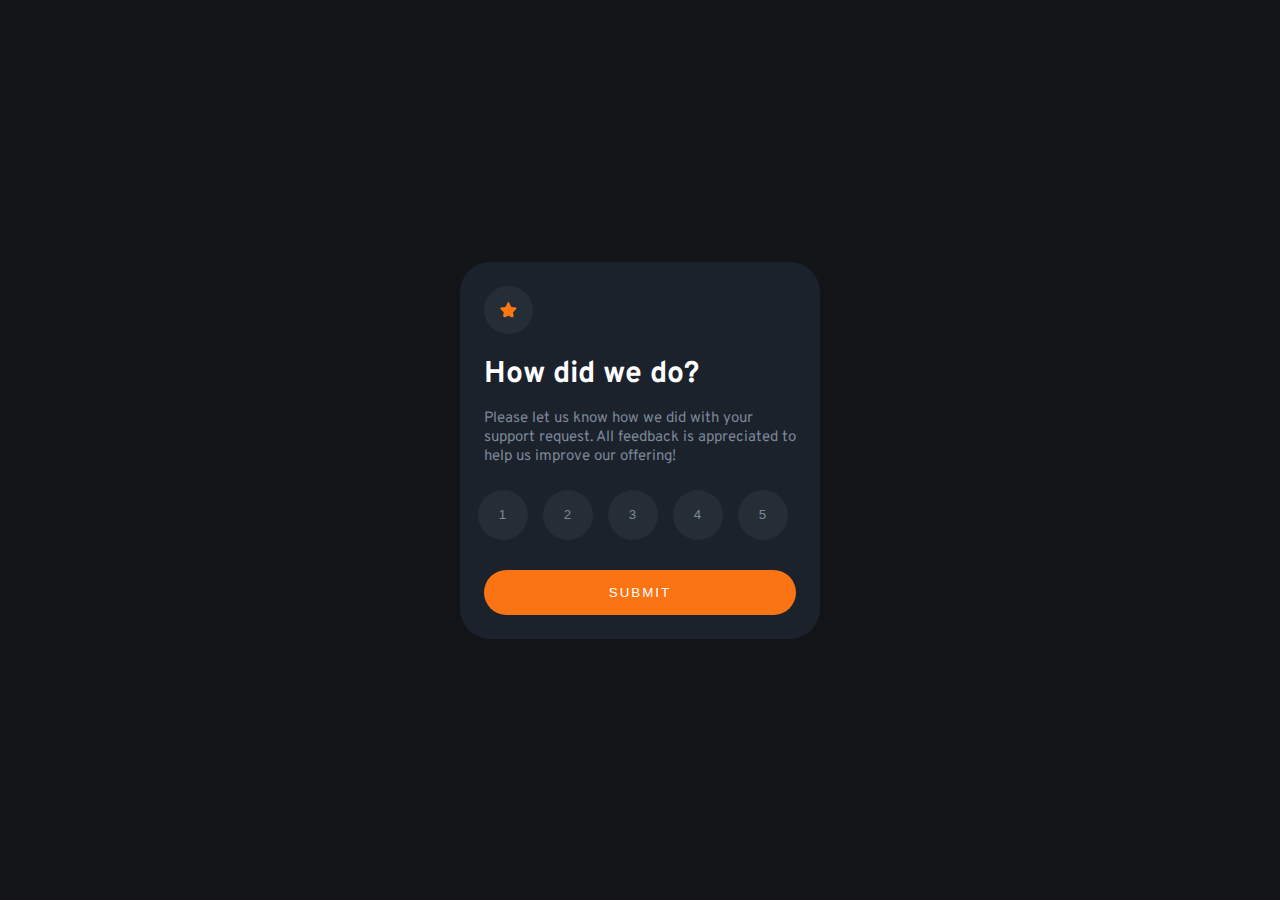
<file: interactive-rating-component-main/index.html>
<!DOCTYPE html>
<html lang="en">
  <head>
    <meta charset="UTF-8" />
    <meta name="viewport" content="width=device-width, initial-scale=1.0" />
    <!-- displays site properly based on user's device -->

    <link
      rel="icon"
      type="image/png"
      sizes="32x32"
      href="./images/favicon-32x32.png"
    />

    <title>Frontend Mentor | Interactive rating component</title>
    <link rel="stylesheet" href="style.css" />
  </head>
  <body>
    <!-- Rating state start -->
    <main>
      <section id="rating-state">
        <div class="container">
          <div class="card">
            <img src="./images/icon-star.svg" alt="" class="star" />
            <h1>How did we do?</h1>
            <p>
              Please let us know how we did with your support request. All
              feedback is appreciated to help us improve our offering!
            </p>
            <ul class="numbers">
              <li>
                <button class="rate">1</button>
              </li>
              <li>
                <button class="rate">2</button>
              </li>
              <li>
                <button class="rate">3</button>
              </li>
              <li>
                <button class="rate">4</button>
              </li>
              <li>
                <button class="rate">5</button>
              </li>
            </ul>
            <button class="submit-btn" type="button">SUBMIT</button>
          </div>
        </div>
      </section>
      <!-- Rating state end -->

      <!-- Thank you state start -->
      <section id="thank-you-state">
        <div class="container">
          <div class="card text-center">
            <img src="./images/illustration-thank-you.svg" alt="" />
            <span class="select"
              >You selected <span id="selected">4</span> out of 5</span
            >
            <h1 id="title">Thank You!</h1>
            <p>
              We appreciate you taking the time to give a rating. If you ever need
              more support, don’t hesitate to get in touch!
            </p>
          </div>
        </div>
      </section>
      <!-- Thank you state end -->
    </main>
    <script src="./app.js"></script>
  </body>
</html>
</file>
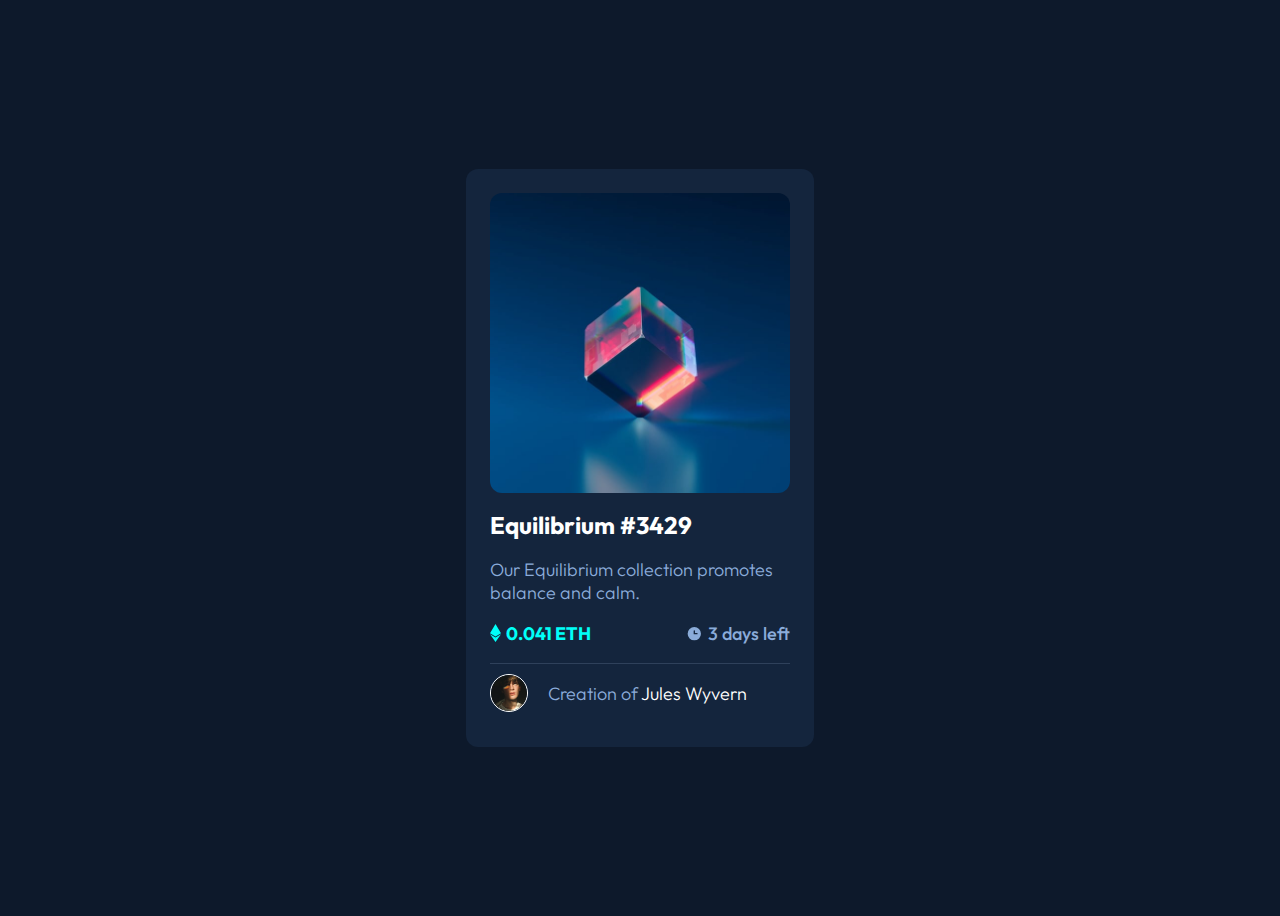
<file: nft-preview-card-component-main/index.html>
<!DOCTYPE html>
<html lang="en">
  <head>
    <meta charset="UTF-8" />
    <meta name="viewport" content="width=device-width, initial-scale=1.0" />
    <!-- displays site properly based on user's device -->

    <link
      rel="icon"
      type="image/png"
      sizes="32x32"
      href="./images/favicon-32x32.png"
    />
    <link rel="stylesheet" href="css/style.css" />
    <title>Frontend Mentor | NFT preview card component</title>
  </head>
  <body>
    <div class="container">
      <div class="card">
        <div class="image-container">
          <img src="images/image-equilibrium.jpg" alt="" class="card-img" />
          <div class="overlay">
            <img src="images/icon-view.svg" alt="" class="overlay-img"/>
          </div>
        </div>
        <div class="card-content">
          <h1 class="card-title"><a href="#">Equilibrium #3429</a></h1>
          <p class="card-body">
            Our Equilibrium collection promotes balance and calm.
          </p>
          <ul class="card-info">
            <li class="price">
              <img class="" src="images/icon-ethereum.svg" alt="" />0.041 ETH
            </li>
            <li class="time-left">
              <img class="" src="images/icon-clock.svg" alt="" />3 days left
            </li>
          </ul>
        </div>
        <div class="line"></div>
        <div class="card-footer">
          <img class="avatar" src="images/image-avatar.png" alt="" />
          <p><span>Creation of</span><a href="#"> Jules Wyvern</a></p>
        </div>
      </div>
    </div>
  </body>
</html>
</file>
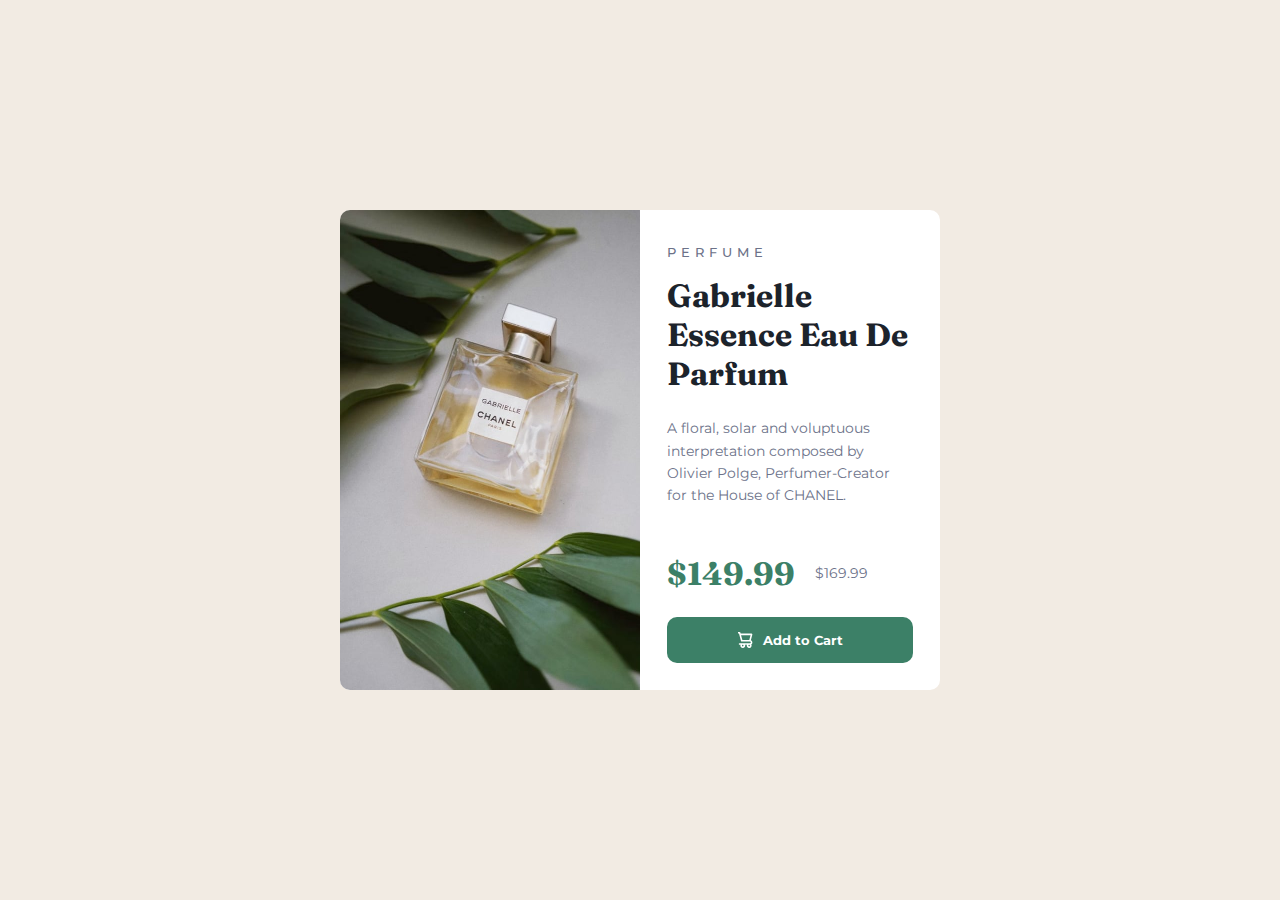
<file: product-preview-card-component-main/index.html>
<!DOCTYPE html>
<html lang="en">
  <head>
    <meta charset="UTF-8" />
    <meta name="viewport" content="width=device-width, initial-scale=1.0" />
    <!-- displays site properly based on user's device -->
    <link rel="stylesheet" href="style.css" />
    <link
      rel="icon"
      type="image/png"
      sizes="32x32"
      href="./images/favicon-32x32.png"
    />
    <title>Frontend Mentor | Product preview card component</title>
  </head>
  <body>
    <div class="card">
      <div class="card-image">
        <picture>
          <source media="(min-width: 600px)" srcset="./images/image-product-desktop.jpg">
          <img
          src="./images/image-product-mobile.jpg"
          alt=""
          class="desktop-image mobile-image"
        />
        </picture>
      </div>
      <div class="card-content">
        <p class="subtitle">PERFUME</p>
        <h1 class="card-title">Gabrielle Essence Eau De Parfum</h1>
        <p class="card-body">
          A floral, solar and voluptuous interpretation composed by Olivier
          Polge, Perfumer-Creator for the House of CHANEL.
        </p>
        <div class="card-footer">
          <div class="card-price">
            <p class="card-price-new">$149.99</p>
            <p class="card-price-old">$169.99</p>
          </div>
          <button class="cart-btn">
            <img src="./images/icon-cart.svg" alt="" class="cart-icon">
            Add to Cart
          </button>
        </div>
      </div>
    </div>
  </body>
</html>
</file>
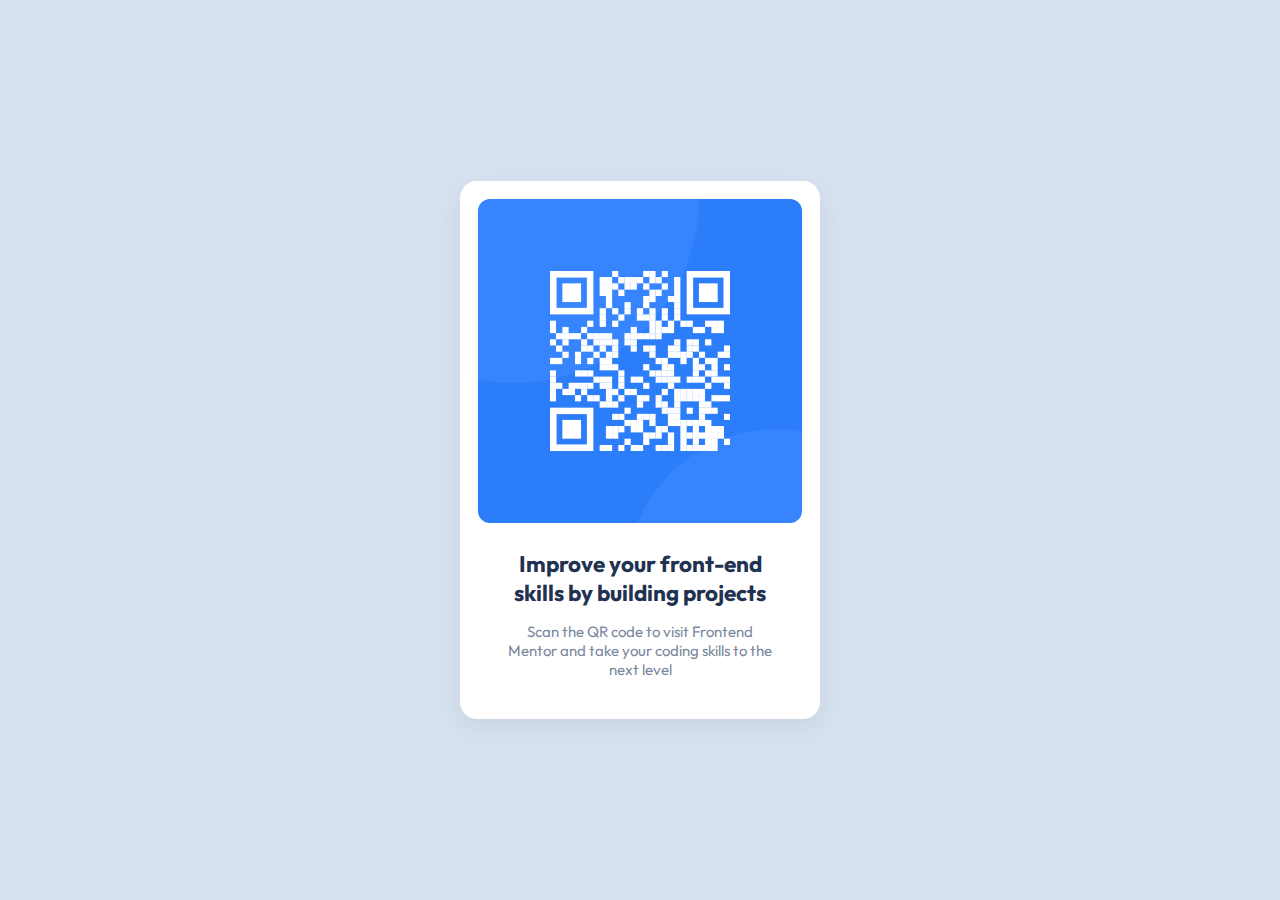
<file: qr-code-component-main/index.html>
<!DOCTYPE html>
<html lang="en">
  <head>
    <meta charset="UTF-8" />
    <meta name="viewport" content="width=device-width, initial-scale=1.0" />
    <!-- displays site properly based on user's device -->

    <link
      rel="icon"
      type="image/png"
      sizes="32x32"
      href="./images/favicon-32x32.png"
    />
    <link rel="stylesheet" href="style.css" />
    <title>Frontend Mentor | QR code component</title>
  </head>
  <body>
    <div class="container">
      <div class="card">
        <img src="./images/image-qr-code.png" alt="" />
        <div class="text">
          <h2>Improve your front-end skills by building projects</h2>
          <p>
            Scan the QR code to visit Frontend Mentor and take your coding
            skills to the next level
          </p>
        </div>
      </div>
    </div>

  </body>
</html>
</file>
<file: interactive-rating-component-main/style.css>
@import url("https://fonts.googleapis.com/css2?family=Overpass:wght@400;700&display=swap");

:root {
  --white: hsl(0, 0%, 100%);
  --light-grey: hsl(217, 12%, 63%);
  --medium-grey: hsl(216, 12%, 54%);
  --dark-blue: hsl(213, 19%, 18%);
  --very-dark: hsl(216, 12%, 8%);
  --orange: hsl(25, 97%, 53%);
}

* {
  box-sizing: border-box;
  margin: 0;
  padding: 0;
}

body {
  font-family: "Overpass", sans-serif;
  font-size: 15px;
  background-color: var(--very-dark);
  color: var(--white);
}

.container{
    display: flex;
    justify-content: center;
    align-items: center;
    height: 100vh;
}

.card {
    margin: 0 auto;
    max-width: 360px;
    text-align: center;
    background-color: hsl(215, 24%, 14%);
    border-radius: 30px;
    padding: 1.5rem;
    text-align: left;
}

.text-center {
  text-align: center;
}

.card .star{
    background-color: var(--dark-blue);
    padding: 1rem;
    border-radius: 2rem;
}

.card h1{
    margin: 1rem 0;
}

.card p{
    color: var(--medium-grey);
    margin-bottom: 1.5rem;
}

.card .numbers {
  list-style-type: none;
  display: flex;
  justify-content: center;
  align-items: center;
  margin-bottom: 15px;
}

.rate {
    width: 50px;
    height: 50px;
    background-color: var(--dark-blue);
    color: var(--medium-grey);
    border-radius: 50%;
    border: 0;
    cursor: pointer;
    margin-right: 15px;
    margin-bottom: 15px;
    text-align: center;
}

/* BUTTONS */
.rate:hover{
  background-color: var(--medium-grey);
  color: var(--white);
  transition: ease-out 0.3s;
}

.rate:active, .active{
  background-color: var(--orange);
  color: var(--white);
  transition: ease-out 0.3s;
}

.submit-btn {
  width: 100%;
  height: 45px;
  border: 0;
  color: var(--white);
  background-color: var(--orange);
  border-radius: 25px;
  letter-spacing: 2px;
}

.submit-btn:hover{
  background-color: var(--white);
  color: var(--orange);
  transition: ease-in-out 0.2s;
  cursor: pointer;
}

/* Thank you state */
.select {
  display: inline-block;
  background-color: var(--dark-blue);
  padding: 0.5rem;
  margin: 1.5rem 0;
  color: var(--orange);
  border-radius: 25px;
}

#title {
  margin: 1rem 0;
  padding: 0;
}

#rating-state {
  display: block;
}

#thank-you-state {
  display: none;
}
</file>
<file: nft-preview-card-component-main/css/style.css>
@import url("https://fonts.googleapis.com/css2?family=Outfit:wght@300;400;600&display=swap");

:root {
  --blue-main-bg: hsl(217, 54%, 11%);
  --blue-card-bg: hsl(216, 50%, 16%);
  --blue-line: hsl(215, 32%, 27%);
  --soft-blue: hsl(215, 51%, 70%);
  --cyan: hsl(178, 100%, 50%);
  --white: hsl(0, 0%, 100%);
  --font-size: 18px;
  --font-family: "Outfit", sans-serif;
}

body {
  font-family: var(--font-family);
  font-size: var(--font-size); /* 18px */
  background: var(--blue-main-bg);
  color: var(--white);
}

a {
  text-decoration: none;
  color: var(--white);
}

a:hover,
a:focus {
  color: var(--cyan);
}

.card-img {
  display: block;
  width: 100%;
  border-radius: 12px;
}

/* OVERLAY */

.image-container {
  position: relative;
  width: 100%;
}
.overlay {
  position: absolute;
  top: 0;
  bottom: 0;
  left: 0;
  right: 0;
  height: 100%;
  width: 100%;
  opacity: 0;
  transition: 0.5s ease;
  background: var(--cyan);
  border-radius: 12px;
}

.image-container:hover .overlay {
  opacity: 0.5;
  cursor: pointer;
}

.overlay-img {
  position: absolute;
  top: 50%;
  left: 50%;
  transform: translate(-50%, -50%);
  text-align: center;
  filter: invert(95%) sepia(81%) saturate(3476%) hue-rotate(181deg) brightness(127%) contrast(98%);
}
/* Layout */

.container {
  min-height: 100vh;
  display: flex;
  justify-content: center;
  align-items: center;
}

.card {
  max-width: 300px;
  background: var(--blue-card-bg);
  border-radius: 12px;
  padding: 1.5rem;
}

.card-info {
  list-style: none;
  padding: 0;
  display: flex;
  justify-content: space-between;
  align-items: center;
  font-weight: 500;
}

.card-info li {
  display: flex;
  align-items: center;
}

.card-info li img {
  margin-right: 5px;
}

.price {
  color: var(--cyan);
  font-weight: 700;
}

.time-left {
  color: var(--soft-blue);
}

.card-footer {
  display: flex;
  justify-content: flex-start;
  align-items: center;
  font-weight: 300;
}

.card-footer span {
  color: var(--soft-blue);
}

.avatar {
  height: 2em;
  width: 2em;
  border: 1px solid var(--white);
  border-radius: 50%;
  margin-right: 20px;
}

/* Typ */

.card-title {
  font-size: 1.5rem;
}

.card-body {
  color: var(--soft-blue);
  font-weight: 300;
}

.line {
  border-bottom: 1px solid var(--blue-line);
}
</file>
<file: product-preview-card-component-main/style.css>
@import url("https://fonts.googleapis.com/css2?family=Fraunces:opsz,wght@9..144,700&family=Montserrat:wght@500;700&display=swap");

:root {
  --dark-cyan: hsl(158, 36%, 37%);
  --cream: hsl(30, 38%, 92%);
  --very-dark: hsl(212, 21%, 14%);
  --dark-grayish-blue: hsl(228, 12%, 48%);
  --white: hsl(0, 0%, 100%);
}

/* typography */

* {
  margin: 0;
  padding: 0;
  box-sizing: border-box;
}

body {
  font-size: 14px;
  /* font-family: "Fraunces", serif; */
  font-family: "Montserrat", sans-serif;
  min-height: 100vh;
  background: var(--cream);
  display: flex;
  justify-content: center;
  align-items: center;
}

img {
  max-width: 100%;
}

h1 {
  margin-top: 0;
  font-size: 2rem;
}

p {
  margin: 0;
}

.card {
  width: 100%;
  max-width: 600px;
  background: var(--white);
  display: flex;
  flex-direction: column;
  border-radius: 10px;
  margin: 1rem;
}

.card-content {
  padding: 1.2rem 1.7rem 1.7rem;
}

/* lAYOUTS */

.card-price {
  display: flex;
  align-items: center;
}

.card-price-new {
  font-family: "Fraunces", serif;
  font-weight: 700;
  font-size: 2rem;
  color: var(--dark-cyan);
  margin-right: 20px;
}

.card-price-old {
  color: var(--dark-grayish-blue);
  text-decoration: line-throughc;
}

.cart-btn {
  font-family: "Montserrat", sans-serif;
  font-weight: 700;
  width: 100%;
  border: 0;
  border-radius: 10px;
  color: var(--white);
  background: var(--dark-cyan);
  padding: 15px 30px;
  margin-top: 10px;
  display: flex;
  justify-content: center;
  align-items: center;
}

.cart-icon {
  width: 15px;
  height: 16px;
  margin-right: 10px;
}

/* card */

.card-title {
  font-family: "Fraunces", serif;
  font-weight: 700;
  color: var(--very-dark);
}

.card-text {
  color: var(--dark-grayish-blue);
  font-weight: 500;
  line-height: 20px;
  margin: 15px 0;
}

.subtitle {
  letter-spacing: 5px;
  font-weight: 500;
  font-size: 0.8rem;
  color: var(--dark-grayish-blue);
  margin: 0;
  margin-bottom: 10px;
}

.card-body {
  color: var(--dark-grayish-blue);
  line-height: 1.6;
  margin: 1rem 0;
}

@media (min-width: 600px) {
  .card {
    flex-direction: row;
  }

  img {
    width: 100%;
  }

  .card-title {
    margin: 0.5rem 0;
    margin-top: 0;
  }

  .card-content {
    display: flex;
    flex-direction: column;
    max-width: 300px;
  }

  .card-footer {
    margin-top: auto;
  }

  .card-price {
    margin: 1.5rem 0;
  }

  .desktop-image {
    display: block;
    height: 480px;
    border-top-left-radius: 10px;
    border-bottom-left-radius: 10px;
  }

  .subtitle {
    margin: 1rem 0;
  }
}

@media (max-width: 600px) {
  .mobile-image {
    border-top-left-radius: 10px;
    border-top-right-radius: 10px;
  }
}
</file>
<file: qr-code-component-main/style.css>
@import url("https://fonts.googleapis.com/css2?family=Outfit:wght@400;700&display=swap");

:root {
  --white: hsl(0, 0%, 100%);
  --light-gray: hsl(212, 45%, 89%);
  --grayish-blue: hsl(220, 15%, 55%);
  --dark-blue: hsl(218, 44%, 22%);
}

* {
  box-sizing: border-box;
  margin: 0;
  padding: 0;
}

body {
  font-family: "Outfit", "sans-serif";
  font-size: 15px;
  background-color: var(--light-gray);
  min-height: 100vh;
  display: flex;
  align-items: center;
}

.container{
  max-width: 360px;
  margin: 0 auto;
  
}

.card {
  background-color: var(--white);
  padding: 18px;
  border-radius: 17px;
  box-shadow: rgba(149, 157, 165, 0.2) 0px 8px 24px;
}

.card img{
  width: 100%;
  border-radius: 12px;
}

.card .text {
  text-align: center;
}

.text p{
  color: var(--grayish-blue);
  margin: 0 10px;
}

.text h2 {
  color: var(--dark-blue);
  margin-bottom: 15px;
}

.text {
  padding: 22px 15px;
}
</file>
